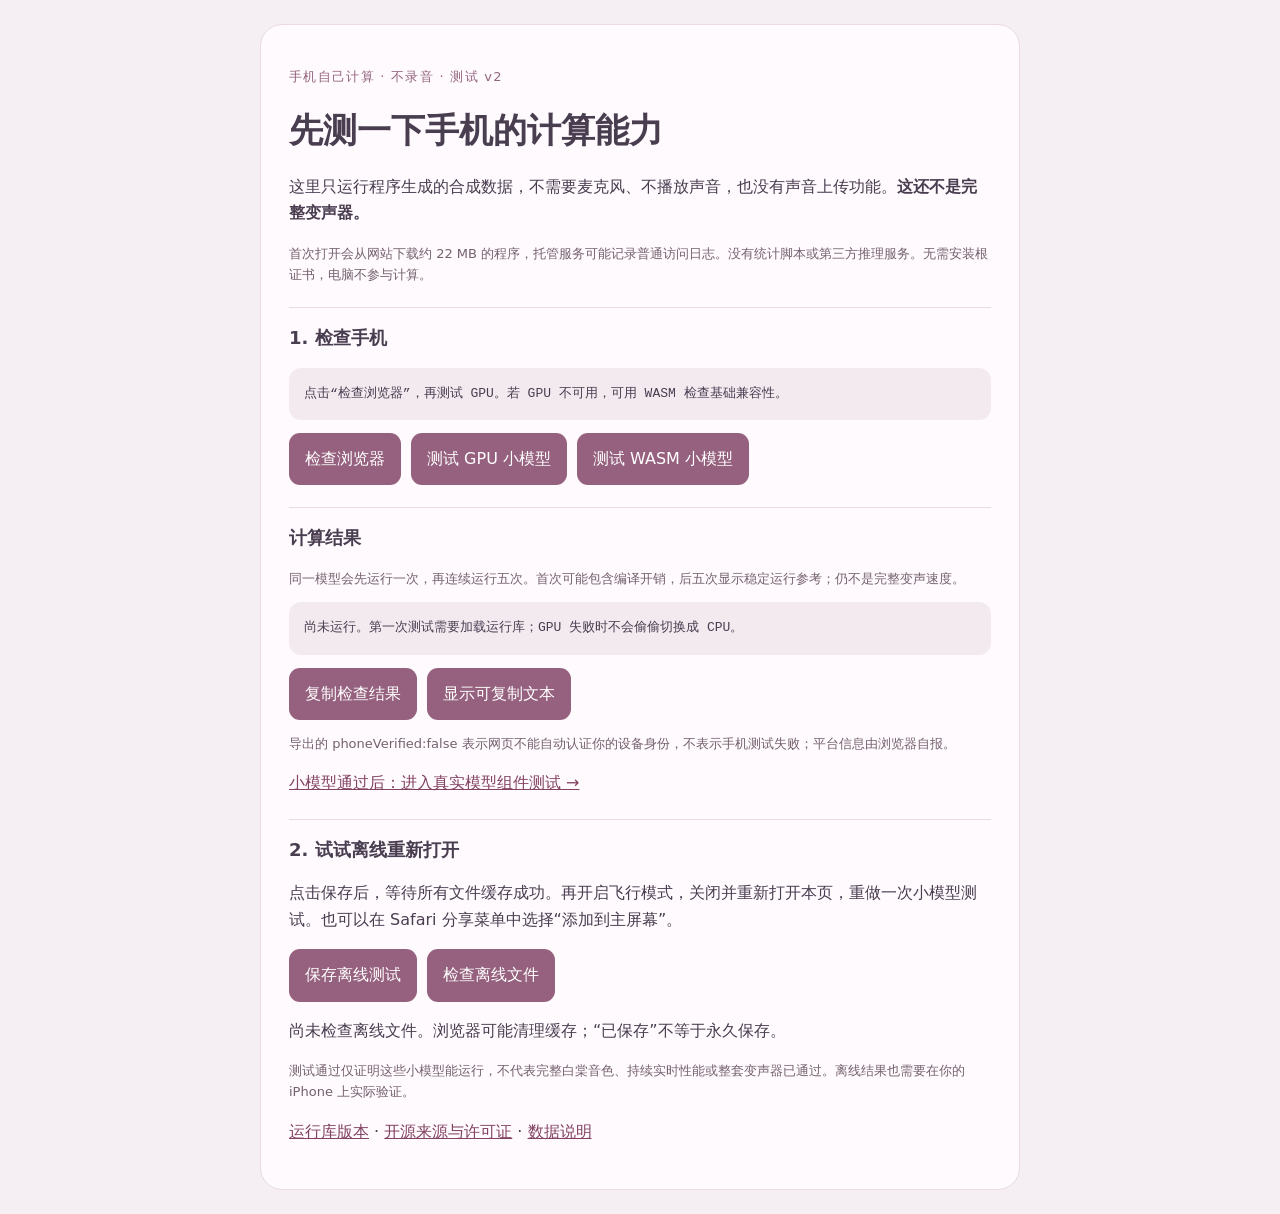
<file: index.html>
<!doctype html>
<html lang="zh-CN"><head><meta charset="utf-8"><meta name="viewport" content="width=device-width,initial-scale=1">
<meta http-equiv="Content-Security-Policy" content="default-src 'self'; script-src 'self' 'wasm-unsafe-eval'; style-src 'self'; connect-src 'self'; worker-src 'self' blob:; object-src 'none'; base-uri 'none'; form-action 'none'">
<meta name="theme-color" content="#95617e"><link rel="manifest" href="manifest.webmanifest"><link rel="icon" href="icon.svg" type="image/svg+xml">
<title>白棠 · iPhone 本地计算测试</title><link rel="stylesheet" href="style.css"></head><body>
<main><p class="eyebrow">手机自己计算 · 不录音 · 测试 v2</p><h1>先测一下手机的计算能力</h1>
<p>这里只运行程序生成的合成数据，不需要麦克风、不播放声音，也没有声音上传功能。<strong>这还不是完整变声器。</strong></p>
<p class="note">首次打开会从网站下载约 22 MB 的程序，托管服务可能记录普通访问日志。没有统计脚本或第三方推理服务。无需安装根证书，电脑不参与计算。</p>
<section><h2>1. 检查手机</h2><pre id="caps">点击“检查浏览器”，再测试 GPU。若 GPU 不可用，可用 WASM 检查基础兼容性。</pre></section>
<div class="actions"><button id="inspect">检查浏览器</button><button id="gpu">测试 GPU 小模型</button><button id="wasm">测试 WASM 小模型</button></div>
<section aria-live="polite"><h2>计算结果</h2><p class="note">同一模型会先运行一次，再连续运行五次。首次可能包含编译开销，后五次显示稳定运行参考；仍不是完整变声速度。</p><pre id="result">尚未运行。第一次测试需要加载运行库；GPU 失败时不会偷偷切换成 CPU。</pre></section>
<div class="actions"><button id="copy-report">复制检查结果</button><button id="show-report">显示可复制文本</button></div><p id="copy-status" aria-live="polite"></p><p class="note">导出的 phoneVerified:false 表示网页不能自动认证你的设备身份，不表示手机测试失败；平台信息由浏览器自报。</p><textarea id="report-text" readonly hidden aria-label="测试结果文本"></textarea>
<p><a href="components.html">小模型通过后：进入真实模型组件测试 →</a></p>
<section><h2>2. 试试离线重新打开</h2><p>点击保存后，等待所有文件缓存成功。再开启飞行模式，关闭并重新打开本页，重做一次小模型测试。也可以在 Safari 分享菜单中选择“添加到主屏幕”。</p>
<div class="actions"><button id="save-offline">保存离线测试</button><button id="check-offline">检查离线文件</button></div><p id="offline-status" aria-live="polite">尚未检查离线文件。浏览器可能清理缓存；“已保存”不等于永久保存。</p></section>
<p class="note">测试通过仅证明这些小模型能运行，不代表完整白棠音色、持续实时性能或整套变声器已通过。离线结果也需要在你的 iPhone 上实际验证。</p>
<p><a href="runtime-manifest.json">运行库版本</a> · <a href="THIRD_PARTY_NOTICES.txt">开源来源与许可证</a> · <a href="PRIVACY.txt">数据说明</a></p>
</main><script src="vendor/ort.webgpu.min.js"></script><script src="session-factory.js"></script><script src="probe.js"></script><script src="report-export.js"></script><script src="offline.js"></script></body></html>
</file>
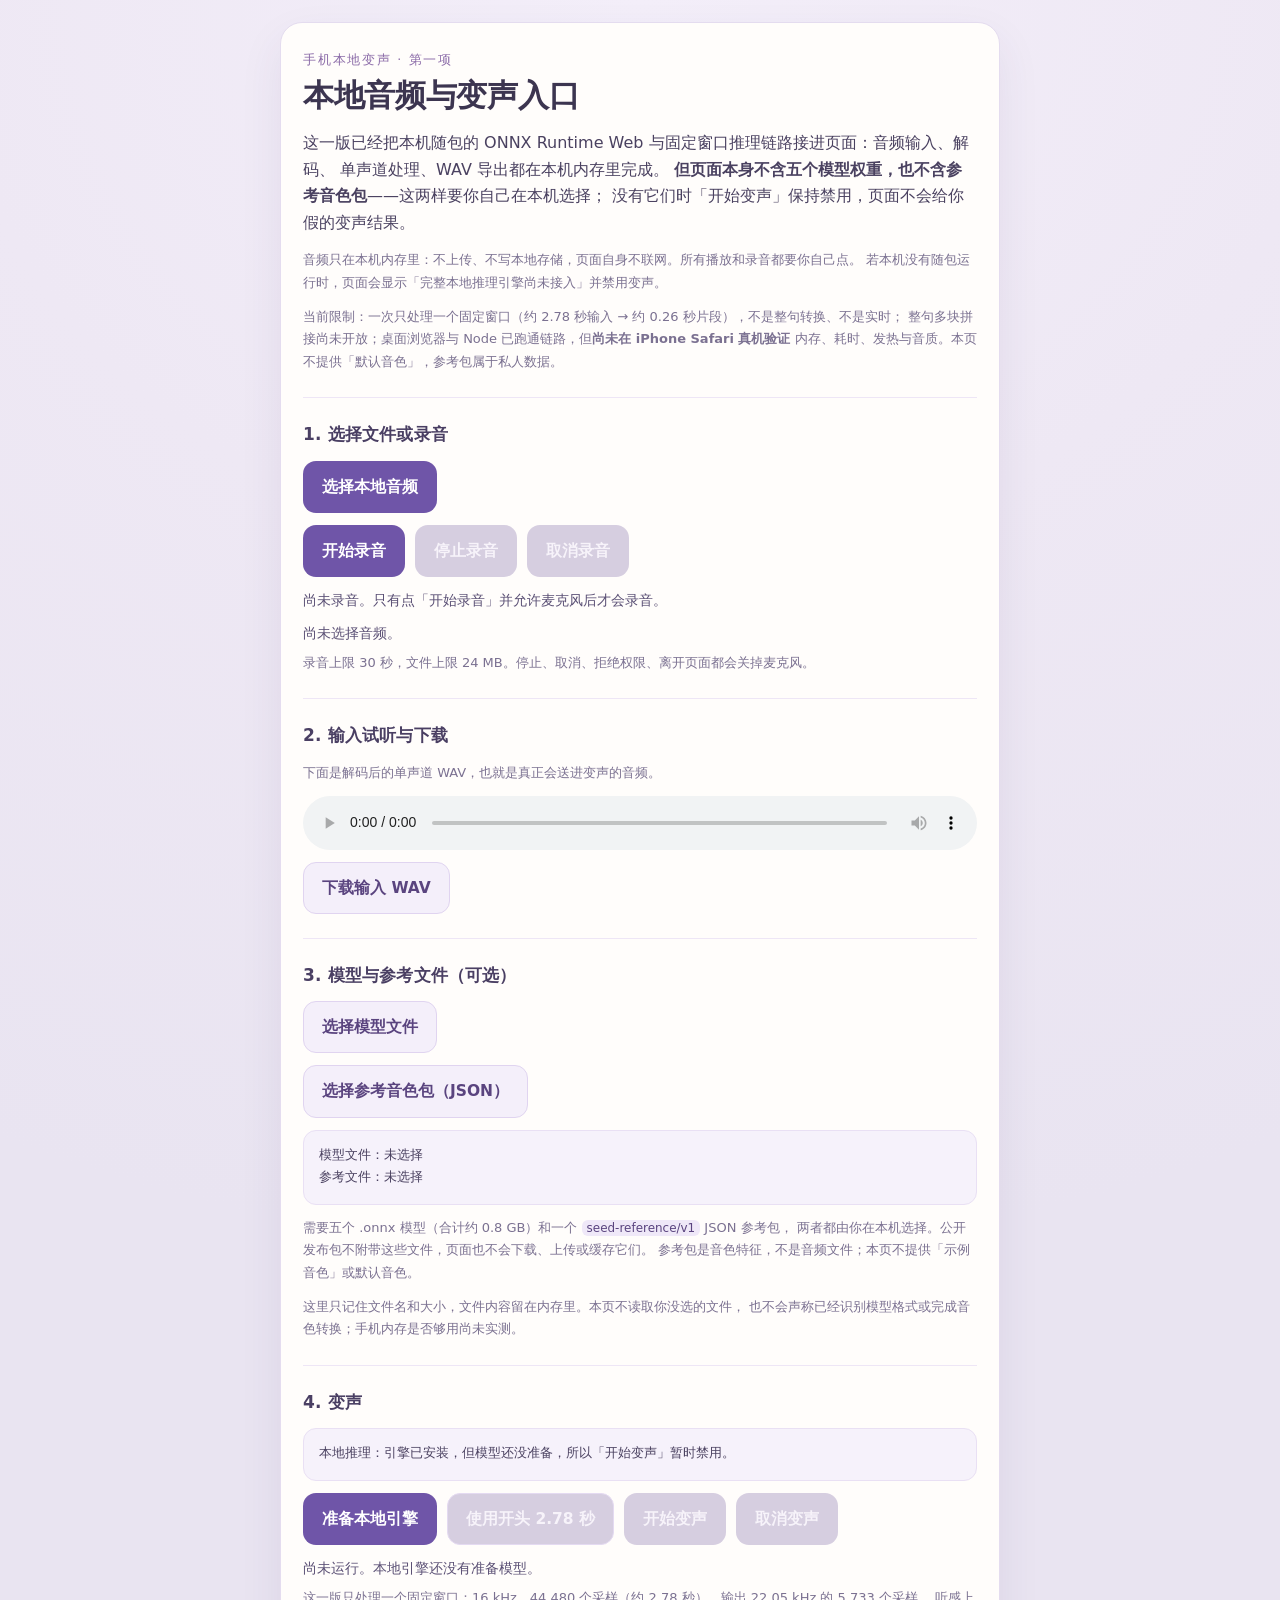
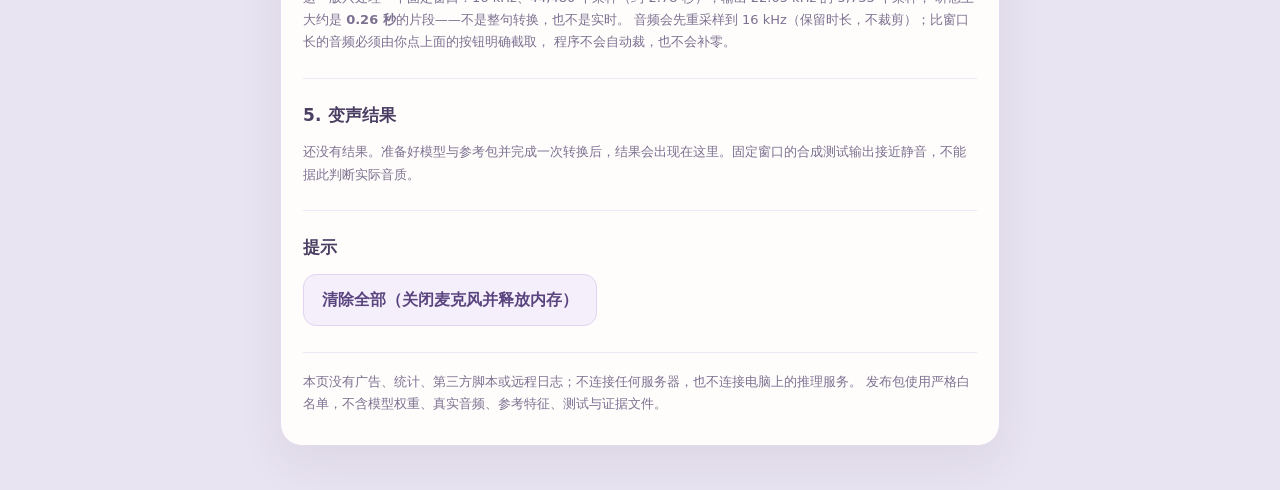
<file: iphone/app/index.html>
<!doctype html>
<html lang="zh-CN">
<head>
<meta charset="utf-8">
<meta name="viewport" content="width=device-width,initial-scale=1,viewport-fit=cover">
<meta http-equiv="Content-Security-Policy" content="default-src 'self'; script-src 'self' 'wasm-unsafe-eval'; style-src 'self'; img-src 'self' blob:; media-src 'self' blob:; connect-src 'self'; object-src 'none'; base-uri 'none'; form-action 'none'; worker-src 'self'">
<meta name="referrer" content="no-referrer">
<meta name="color-scheme" content="light dark">
<title>本地变声 · 第一项</title>
<link rel="stylesheet" href="./style.css">
</head>
<body>
<main>
  <p class="eyebrow">手机本地变声 · 第一项</p>
  <h1>本地音频与变声入口</h1>
  <p class="lede">
    这一版已经把本机随包的 ONNX Runtime Web 与固定窗口推理链路接进页面：音频输入、解码、
    单声道处理、WAV 导出都在本机内存里完成。
    <strong>但页面本身不含五个模型权重，也不含参考音色包</strong>——这两样要你自己在本机选择；
    没有它们时「开始变声」保持禁用，页面不会给你假的变声结果。
  </p>
  <p class="note">
    音频只在本机内存里：不上传、不写本地存储，页面自身不联网。所有播放和录音都要你自己点。
    若本机没有随包运行时，页面会显示「完整本地推理引擎尚未接入」并禁用变声。
  </p>
  <p class="note" data-fixed-window-copy>
    当前限制：一次只处理一个固定窗口（约 2.78 秒输入 → 约 0.26 秒片段），不是整句转换、不是实时；
    整句多块拼接尚未开放；桌面浏览器与 Node 已跑通链路，但<strong>尚未在 iPhone Safari 真机验证</strong>
    内存、耗时、发热与音质。本页不提供「默认音色」，参考包属于私人数据。
  </p>
  <p id="whole-experiment" class="note" hidden></p>
  <section id="mobile-offline" hidden>
    <h2>保存离线页面</h2>
    <p class="note">首次联网时保存页面和运行库。将五个模型和私人参考包放进「我的 iPhone」，以便飞行模式下导入。减重模型组合约 383 MB。</p>
    <button id="offline-install" type="button">保存离线页面</button>
    <p id="offline-status" class="status" aria-live="polite">尚未确认离线页面已保存。</p>
  </section>
  <noscript><p class="warn">这个页面需要 JavaScript 才能在本机处理音频。</p></noscript>

  <section>
    <h2>1. 选择文件或录音</h2>
    <div class="actions">
      <label class="btn" for="file-input">选择本地音频</label>
      <input id="file-input" class="visually-hidden" type="file" accept="audio/*,.wav,.mp3,.m4a,.aac,.ogg,.flac,.caf">
    </div>
    <div class="actions">
      <button id="record-start" type="button">开始录音</button>
      <button id="record-stop" type="button" disabled>停止录音</button>
      <button id="record-cancel" type="button" disabled>取消录音</button>
    </div>
    <p id="record-status" class="status" aria-live="polite">尚未录音。只有点「开始录音」并允许麦克风后才会录音。</p>
    <p id="input-status" class="status" aria-live="polite">尚未选择音频。</p>
    <pre id="input-info" class="info" hidden></pre>
    <p id="record-limit" class="note">录音上限 30 秒，文件上限 24 MB。停止、取消、拒绝权限、离开页面都会关掉麦克风。</p>
  </section>

  <section>
    <h2>2. 输入试听与下载</h2>
    <p class="note">下面是解码后的单声道 WAV，也就是真正会送进变声的音频。</p>
    <audio id="input-audio" controls preload="none" aria-label="输入试听（解码后的单声道 WAV）" hidden></audio>
    <div class="actions">
      <a id="input-wav" class="btn ghost" download="input-mono.wav" hidden>下载输入 WAV</a>
    </div>
  </section>

  <section>
    <h2>3. 模型与参考文件（可选）</h2>
    <div class="actions">
      <label class="btn ghost" for="model-input">选择模型文件</label>
      <input id="model-input" class="visually-hidden" type="file" multiple accept=".onnx">
    </div>
    <div class="actions">
      <label class="btn ghost" for="reference-input">选择参考音色包（JSON）</label>
      <input id="reference-input" class="visually-hidden" type="file" accept=".json,application/json">
    </div>
    <pre id="files-info" class="info">模型文件：未选择
参考文件：未选择</pre>
    <p class="note">
      需要五个 .onnx 模型（合计约 0.8 GB）和一个 <code>seed-reference/v1</code> JSON 参考包，
      两者都由你在本机选择。公开发布包不附带这些文件，页面也不会下载、上传或缓存它们。
      参考包是音色特征，不是音频文件；本页不提供「示例音色」或默认音色。
    </p>
    <p class="note">
      这里只记住文件名和大小，文件内容留在内存里。本页不读取你没选的文件，
      也不会声称已经识别模型格式或完成音色转换；手机内存是否够用尚未实测。
    </p>
  </section>

  <section>
    <h2>4. 变声</h2>
    <pre id="engine-status" class="info">本地推理：正在检测本机运行时…（实际状态由脚本更新）</pre>
    <p id="memory-note" class="note"></p>
    <p id="window-note" class="note" hidden></p>
    <div class="actions">
      <button id="engine-prepare" type="button" disabled>准备本地引擎</button>
      <button id="use-excerpt" type="button" class="ghost" hidden>使用开头 2.78 秒</button>
      <button id="convert-start" type="button" disabled>开始变声</button>
      <button id="convert-cancel" type="button" disabled>取消变声</button>
    </div>
    <div id="progress" hidden>
      <p id="progress-label" class="status" aria-live="polite">正在本地推理…</p>
      <progress id="progress-bar" max="100" value="0"></progress>
    </div>
    <p id="convert-status" class="status" aria-live="polite">尚未运行。请先选择五个模型与 seed-reference/v1 参考包，再点「准备本地引擎」；准备成功且输入是固定窗口后，这个按钮才会启用。</p>
    <p class="note" data-fixed-window-copy>
      这一版只处理一个固定窗口：16 kHz、44,480 个采样（约 2.78 秒），输出 22.05 kHz 的 5,733 个采样，
      听感上大约是 <strong>0.26 秒</strong>的片段——不是整句转换，也不是实时。
      音频会先重采样到 16 kHz（保留时长，不裁剪）；比窗口长的音频必须由你点上面的按钮明确截取，
      程序不会自动裁，也不会补零。
    </p>
  </section>

  <section>
    <h2>5. 变声结果</h2>
    <div id="output-section" hidden>
      <p class="note">这是本机生成的结果，和上面的输入试听是两回事。</p>
      <audio id="output-audio" controls preload="none" aria-label="变声结果试听（本机生成）"></audio>
      <div class="actions">
        <a id="output-wav" class="btn ghost" download="converted-mono.wav" hidden>下载结果 WAV</a>
      </div>
    </div>
    <p id="output-empty" class="note">还没有结果。准备好模型与参考包并完成一次转换后，结果会出现在这里。固定窗口的合成测试输出接近静音，不能据此判断实际音质。</p>
  </section>

  <section>
    <h2>提示</h2>
    <div id="messages" class="messages" role="status" aria-live="polite"></div>
    <div class="actions">
      <button id="reset-all" type="button" class="ghost">清除全部（关闭麦克风并释放内存）</button>
    </div>
  </section>

  <footer>
    <p class="note">
      本页没有广告、统计、第三方脚本或远程日志；不连接任何服务器，也不连接电脑上的推理服务。
      发布包使用严格白名单，不含模型权重、真实音频、参考特征、测试与证据文件。
    </p>
  </footer>
</main>
<!-- 本地随包的 ONNX Runtime Web（同源，无 CDN）；没有它时页面自动退回「未接入」实现。 -->
<script src="../vendor/ort.webgpu.min.js"></script>
<script type="module" src="./js/main.js"></script>
</body>
</html>
</file>
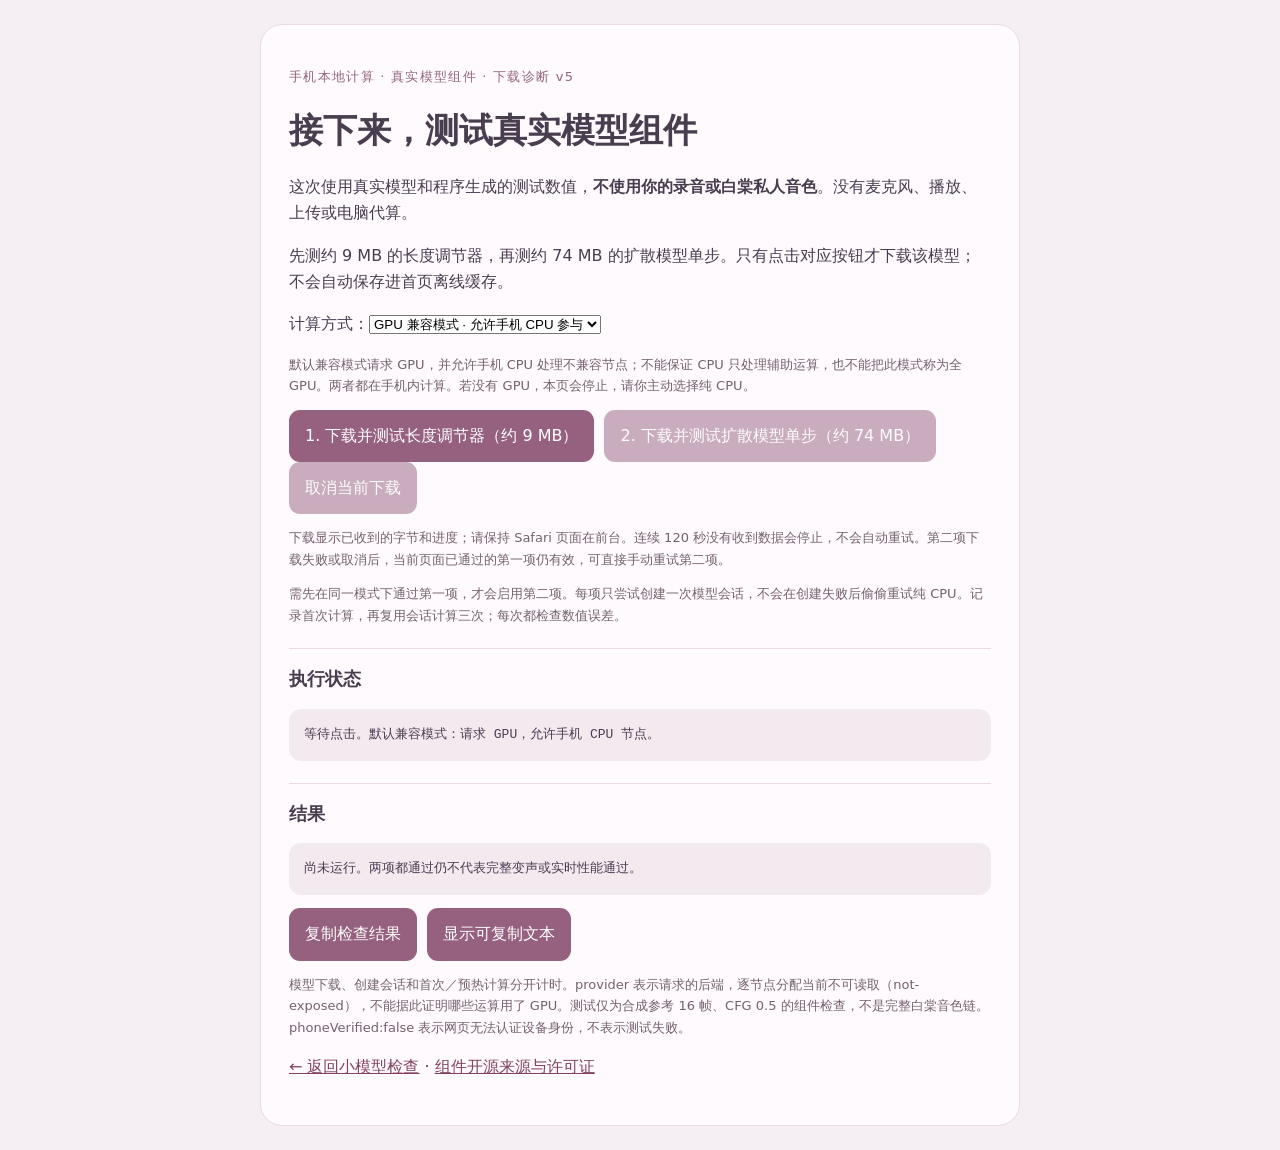
<file: components.html>
<!doctype html><html lang="zh-CN"><head><meta charset="utf-8"><meta name="viewport" content="width=device-width,initial-scale=1">
<meta http-equiv="Content-Security-Policy" content="default-src 'self'; script-src 'self' 'wasm-unsafe-eval'; style-src 'self'; connect-src 'self'; worker-src 'self' blob:; object-src 'none'; base-uri 'none'; form-action 'none'">
<title>白棠 · 手机模型组件测试</title><link rel="stylesheet" href="style.css"><link rel="icon" href="icon.svg" type="image/svg+xml"></head><body>
<main><p class="eyebrow">手机本地计算 · 真实模型组件 · 下载诊断 v5</p><h1>接下来，测试真实模型组件</h1>
<p>这次使用真实模型和程序生成的测试数值，<strong>不使用你的录音或白棠私人音色</strong>。没有麦克风、播放、上传或电脑代算。</p>
<p>先测约 9 MB 的长度调节器，再测约 74 MB 的扩散模型单步。只有点击对应按钮才下载该模型；不会自动保存进首页离线缓存。</p>
<p><label for="provider">计算方式：</label><select id="provider"><option value="gpu-compatible" selected>GPU 兼容模式 · 允许手机 CPU 参与</option><option value="gpu-strict">严格 GPU · 禁止 CPU 节点</option><option value="wasm">纯 CPU · WASM 单线程</option></select></p>
<p class="note">默认兼容模式请求 GPU，并允许手机 CPU 处理不兼容节点；不能保证 CPU 只处理辅助运算，也不能把此模式称为全 GPU。两者都在手机内计算。若没有 GPU，本页会停止，请你主动选择纯 CPU。</p>
<div class="actions"><button id="lr">1. 下载并测试长度调节器（约 9 MB）</button><button id="dit" disabled>2. 下载并测试扩散模型单步（约 74 MB）</button></div>
<div class="actions"><button id="cancel-download" disabled>取消当前下载</button></div>
<p class="note">下载显示已收到的字节和进度；请保持 Safari 页面在前台。连续 120 秒没有收到数据会停止，不会自动重试。第二项下载失败或取消后，当前页面已通过的第一项仍有效，可直接手动重试第二项。</p>
<p class="note">需先在同一模式下通过第一项，才会启用第二项。每项只尝试创建一次模型会话，不会在创建失败后偷偷重试纯 CPU。记录首次计算，再复用会话计算三次；每次都检查数值误差。</p>
<section><h2>执行状态</h2><pre id="state">等待点击。默认兼容模式：请求 GPU，允许手机 CPU 节点。</pre></section><section aria-live="polite"><h2>结果</h2><pre id="result">尚未运行。两项都通过仍不代表完整变声或实时性能通过。</pre></section>
<div class="actions"><button id="copy-report">复制检查结果</button><button id="show-report">显示可复制文本</button></div><p id="copy-status" aria-live="polite"></p><textarea id="report-text" readonly hidden aria-label="测试结果文本"></textarea>
<p class="note">模型下载、创建会话和首次／预热计算分开计时。provider 表示请求的后端，逐节点分配当前不可读取（not-exposed），不能据此证明哪些运算用了 GPU。测试仅为合成参考 16 帧、CFG 0.5 的组件检查，不是完整白棠音色链。phoneVerified:false 表示网页无法认证设备身份，不表示测试失败。</p>
<p><a href="index.html">← 返回小模型检查</a> · <a href="COMPONENT_NOTICES.txt">组件开源来源与许可证</a></p></main>
<script src="vendor/ort.webgpu.min.js"></script><script src="session-factory.js"></script><script src="components.js?v=download5"></script><script src="component-report-export.js?v=download5"></script></body></html>
</file>
<file: style.css>
*{box-sizing:border-box}body{margin:0;padding:24px;background:#f5eef3;color:#493d50;font:16px/1.65 system-ui,sans-serif}main{max-width:760px;margin:auto;background:#fffafd;border:1px solid #ead9e6;border-radius:22px;padding:28px}.eyebrow{color:#93667f;font-size:13px;letter-spacing:.1em}h1{font-size:clamp(25px,6vw,34px);line-height:1.2}h2{font-size:18px}section{border-top:1px solid #ead9e6;margin-top:22px}pre{white-space:pre-wrap;overflow-wrap:anywhere;font:13px/1.7 ui-monospace,monospace;background:#f3eaf0;padding:15px;border-radius:12px}.actions{display:flex;gap:10px;flex-wrap:wrap}button{border:0;border-radius:11px;padding:13px 16px;background:#95617e;color:white;cursor:pointer;font:inherit}button:disabled{opacity:.5}a{color:#824363}.note{font-size:13px;color:#74616f}@media(max-width:450px){body{padding:12px}main{padding:20px}.actions button{width:100%}}
textarea{width:100%;min-height:240px;resize:vertical;border:1px solid #d7bbc9;border-radius:10px;padding:12px;font:13px/1.6 ui-monospace,monospace;color:#493d50;background:white}select{max-width:100%}#copy-status{font-size:13px;color:#74616f}
</file>
<file: iphone/app/style.css>
*{box-sizing:border-box}
html{-webkit-text-size-adjust:100%}
body{
  margin:0;
  padding:22px 16px 44px;
  background:radial-gradient(120% 60% at 50% 0%,#f3eef9 0%,#eee8f4 45%,#e9e4f1 100%);
  color:#3c3550;
  font:16px/1.68 -apple-system,BlinkMacSystemFont,"PingFang SC","Hiragino Sans GB","Microsoft YaHei",system-ui,sans-serif;
}
main{
  max-width:720px;
  margin:0 auto;
  background:#fffdfb;
  border:1px solid #e4dcef;
  border-radius:22px;
  padding:26px 22px 30px;
  box-shadow:0 18px 44px rgba(70,52,104,.08);
}
.eyebrow{margin:0 0 6px;color:#8b6ba8;font-size:12.5px;letter-spacing:.14em;text-transform:uppercase}
h1{margin:0 0 14px;font-size:clamp(23px,6.4vw,31px);line-height:1.28;letter-spacing:-.01em}
h2{margin:0 0 12px;font-size:17px;letter-spacing:.01em;color:#4a3f63}
p{margin:0 0 12px}
.lede{color:#4a4160}
.note{font-size:13px;line-height:1.72;color:#7b7191}
.warn{font-size:14px;color:#a8483f}
section{border-top:1px solid #eee6f6;margin-top:24px;padding-top:22px}
section:first-of-type{border-top:0;margin-top:18px;padding-top:0}
.actions{display:flex;flex-wrap:wrap;gap:10px;margin:12px 0}
#progress{margin:4px 0 12px}
#progress-bar{
  width:100%;height:12px;border:0;border-radius:999px;overflow:hidden;
  background:#ece5f5;appearance:none;-webkit-appearance:none;
}
#progress-bar::-webkit-progress-bar{background:#ece5f5;border-radius:999px}
#progress-bar::-webkit-progress-value{background:linear-gradient(90deg,#8b6ba8,#b79ce0);border-radius:999px}
#progress-bar::-moz-progress-bar{background:#9a7cc0;border-radius:999px}
#memory-note:empty,#window-note:empty{display:none}
button,.btn{
  display:inline-flex;align-items:center;justify-content:center;
  min-height:46px;padding:12px 18px;border:1px solid transparent;border-radius:13px;
  background:#6f55a8;color:#fff;font:inherit;font-size:15.5px;font-weight:600;
  text-decoration:none;cursor:pointer;
  transition:background .16s ease,opacity .16s ease,transform .06s ease;
  -webkit-tap-highlight-color:transparent;
}
button:hover:not(:disabled),.btn:hover{background:#5d4590}
button:active:not(:disabled),.btn:active{transform:translateY(1px)}
button:disabled{background:#cfc6dc;color:#f6f2fa;cursor:not-allowed;opacity:.85}
.ghost{background:#f4effa;color:#5a447f;border-color:#e0d4f0}
.ghost:hover:not(:disabled){background:#ebe2f8}
button:focus-visible,.btn:focus-visible,audio:focus-visible{outline:3px solid #b79ce0;outline-offset:2px}
.visually-hidden{position:absolute;width:1px;height:1px;margin:-1px;padding:0;border:0;overflow:hidden;clip:rect(0 0 0 0);white-space:nowrap}
.status{font-size:14px;color:#5b5075;margin:10px 0 6px}
.info{
  margin:12px 0;padding:14px 15px;border-radius:13px;background:#f6f2fb;border:1px solid #e9e0f4;
  white-space:pre-wrap;overflow-wrap:anywhere;
  font:13px/1.75 ui-monospace,SFMono-Regular,Menlo,Consolas,monospace;color:#4a4160;
}
.messages{
  min-height:22px;margin:0 0 12px;padding:12px 14px;border-radius:13px;
  background:#f6f2fb;border:1px solid #e9e0f4;white-space:pre-wrap;overflow-wrap:anywhere;
  font-size:13.5px;line-height:1.75;color:#5b5075;
}
.messages:empty{display:none}
audio{width:100%;margin:10px 0 4px;display:block}
code{font:inherit;font-size:.92em;padding:1px 5px;border-radius:6px;background:#efe8f8;color:#5a447f;overflow-wrap:anywhere}
footer{border-top:1px solid #eee6f6;margin-top:26px;padding-top:18px}
footer p:last-child{margin-bottom:0}
@media (max-width:430px){
  body{padding:12px 10px 32px}
  main{padding:20px 15px 24px;border-radius:18px}
  .actions{gap:8px}
  .actions > button,.actions > .btn{flex:1 1 100%}
}
@media (prefers-color-scheme:dark){
  body{background:#171422;color:#e7e1f2}
  main{background:#211d2e;border-color:#322b45;box-shadow:none}
  h1,h2{color:#efe9fa}
  .lede{color:#d6cfe6}
  .note,.status{color:#a79cb8}
  .info,.messages{background:#2a2438;border-color:#3a3250;color:#d9d2e8}
  code{background:#332b45;color:#d9c9f2}
  section,footer{border-color:#322b45}
  .ghost{background:#2a2438;border-color:#3a3250;color:#d9c9f2}
  .ghost:hover:not(:disabled){background:#332b45}
  button:disabled{background:#3a3250;color:#7b7191}
  .eyebrow{color:#b79ce0}
}
</file>
